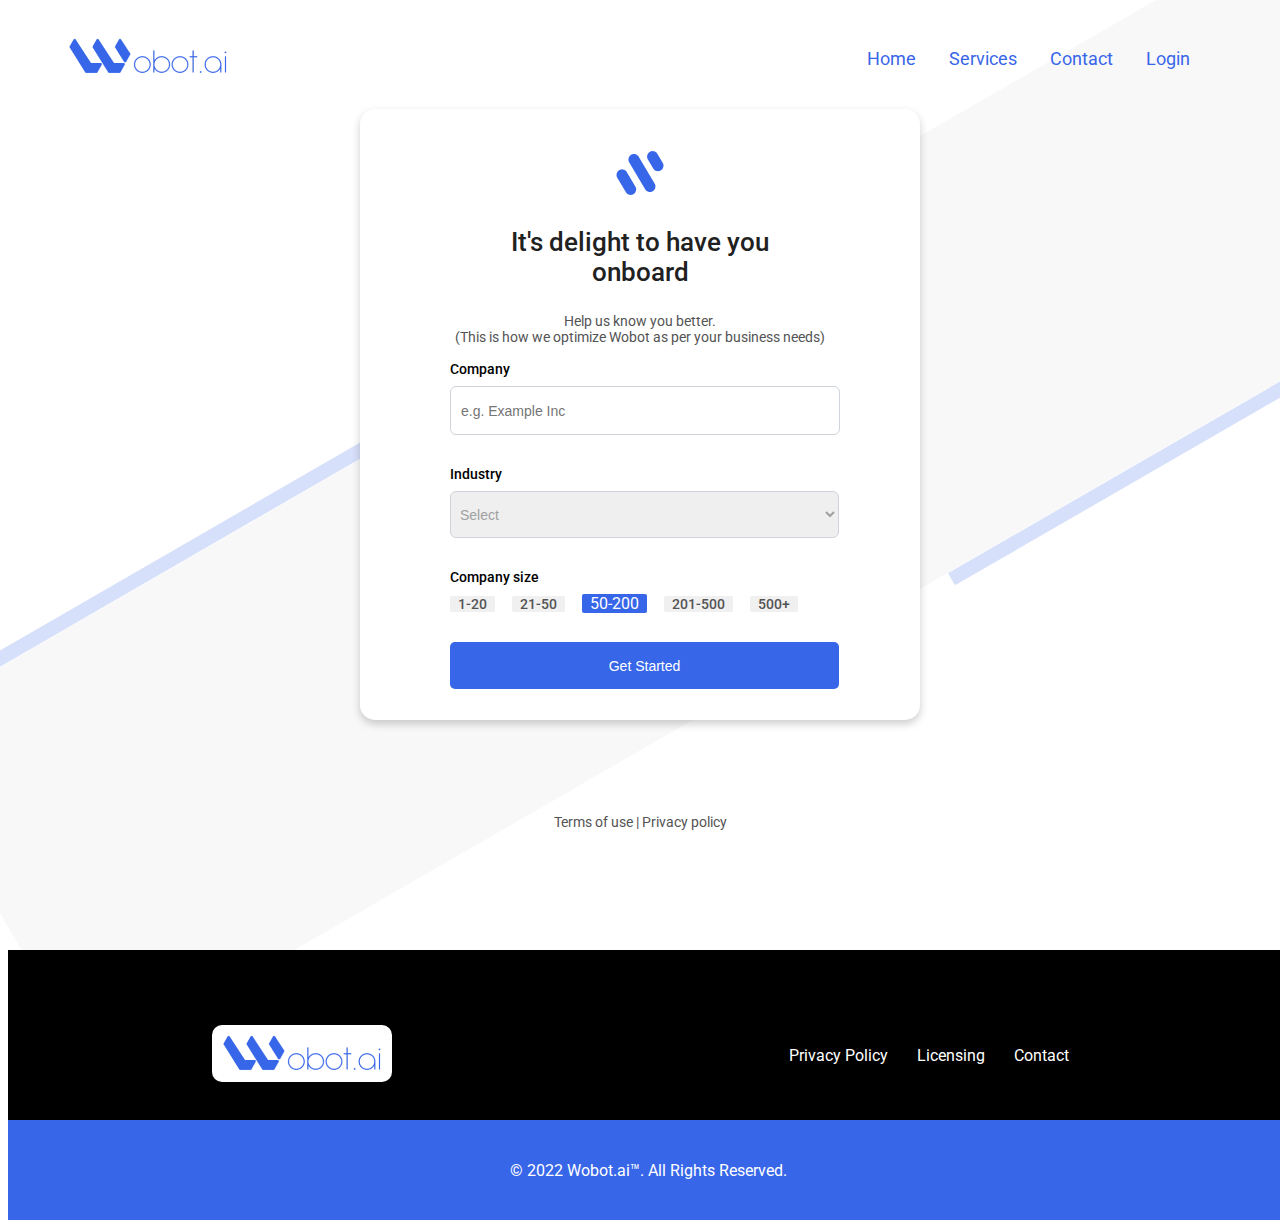
<file: index.html>
<!DOCTYPE html>
<html lang="en">

<head>
    <meta charset="UTF-8">
    <meta http-equiv="X-UA-Compatible" content="IE=edge">
    <meta name="viewport" content="width=device-width, initial-scale=1.0">
    <link rel="stylesheet" href="style.css">
    <title>Assignment</title>

</head>

<body>

    <header>

        <div>
            <img src="./logo/logo1.png" alt="logo">
        </div>

        <div class="header-route">
            <a href="index.html">Home</a>
            <a href="services.html">Services</a>
            <a href="contact.html">Contact</a>
            <a href="login.html">Login</a>
        </div>



    </header>

    <main>

        <section class="container-1">
            <div class="side-border-1">

            </div>

            <div class="rectangle-border">

            </div>

            <div class="side-border-2">

            </div>


            <div class="card">

                <div class="card-header">

                    <div>
                        <img src="./logo/logo2.png" alt="logo2">
                    </div>

                    <div>
                        <h3>It's delight to have you <br> onboard</h3>
                        <p>Help us know you better. <br> (This is how we optimize Wobot as per your business needs)</p>
                    </div>
                </div>

                <div>
                    <form>

                        <div class="form-body">

                            <div class="form-child">
                                <label class="input-label">Company</label>
                                <br>
                                <input class="input-field" type="text" placeholder="e.g. Example Inc">
                            </div>


                            <div class="form-child">
                                <label class="input-label">Industry</label>
                                <br>
                                <select id="input-field" name="" id="">
                                    <option value="">Select</option>
                                    <option value="">IT Company</option>
                                    <option value="">IT Company</option>
                                    <option value="">IT Company</option>
                                </select>
                            </div>

                            <div class="form-child">
                                <label class="company-label">Company size</label>

                                <div class="size-field">
                                    <span class="size-value">1-20</span>
                                    <span class="size-value">21-50</span>
                                    <span id="size-value">50-200</span>
                                    <span class="size-value">201-500</span>
                                    <span class="size-value">500+</span>
                                </div>

                            </div>

                            <div>
                                <button class="btn">Get Started</button>
                            </div>

                        </div>
                    </form>
                </div>

            </div>


        </section>

        <section class="container-2">

            <div>
                <p>Terms of use | Privacy policy</p>
            </div>

        </section>

    </main>

    <footer>

        <div>

            <div class="footer">

                <div>
                    <img src="./logo/logo1.png" alt="">
                </div>
                <div>
                    <a href="">Privacy Policy</a>

                    <a href="">Licensing</a>

                    <a href="">Contact</a>

                </div>

            </div>
            <div class="divider">
                <p>© 2022 Wobot.ai™. All Rights Reserved.</p>
            </div>
        </div>
    </footer>



</body>

</html>
</file>
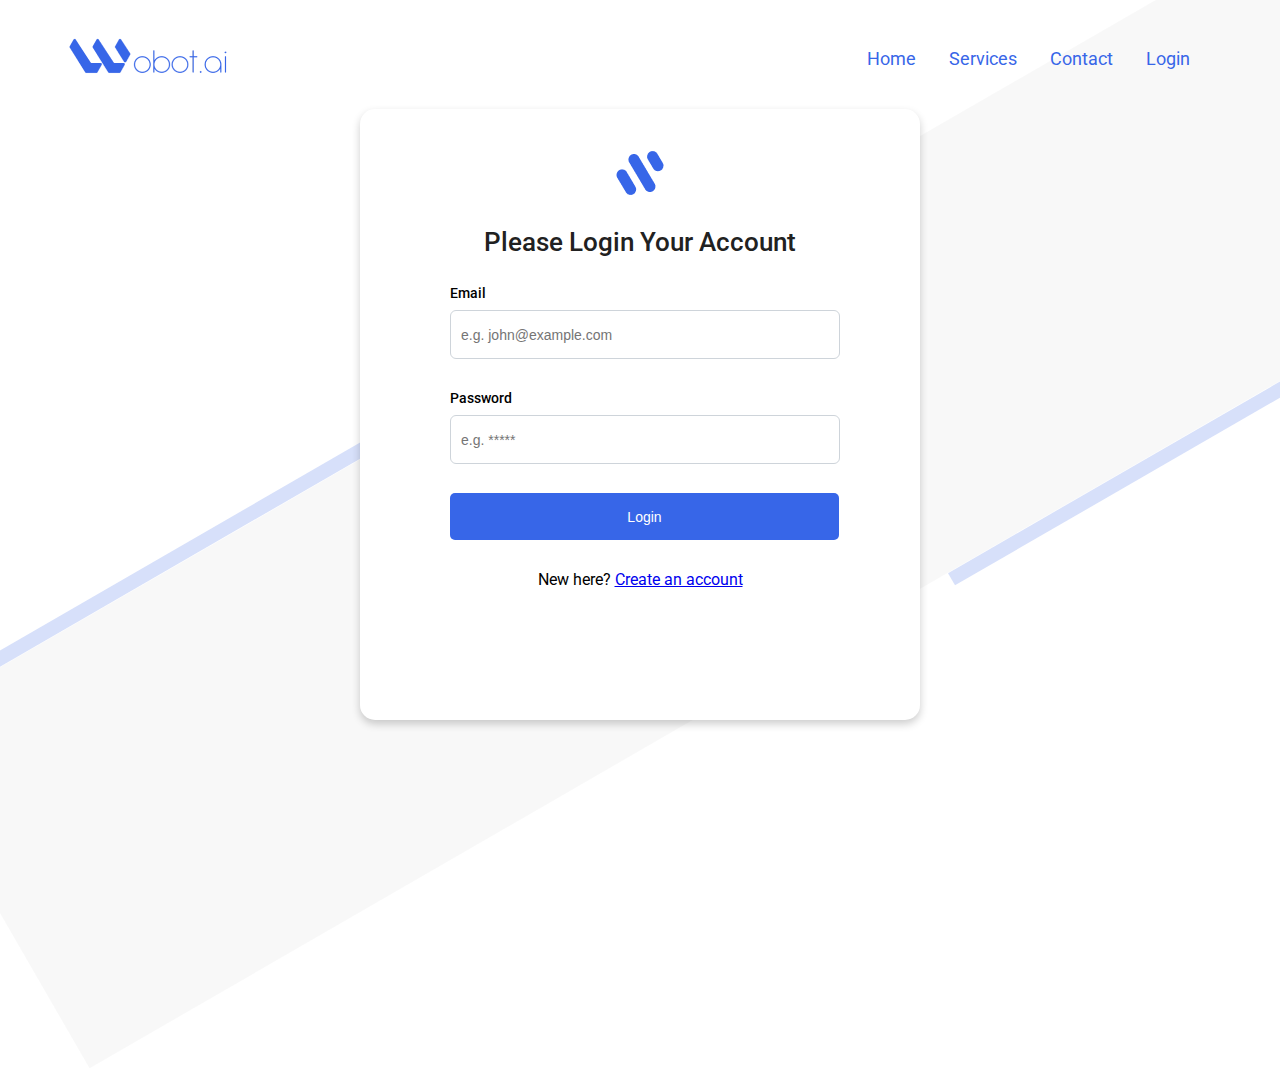
<file: login.html>
<!DOCTYPE html>
<html lang="en">

<head>
    <meta charset="UTF-8">
    <meta http-equiv="X-UA-Compatible" content="IE=edge">
    <meta name="viewport" content="width=device-width, initial-scale=1.0">
    <link rel="stylesheet" href="login.css">
    <title>Assignment</title>

</head>

<body>
    <header>

        <div>
            <img src="./logo/logo1.png" alt="logo1">
        </div>

        <div class="header-route">
            <a href="index.html" >Home</a>
            <a href="services.html">Services</a>
            <a href="contact.html">Contact</a>
            <a href="login.html" >Login</a>
        </div>
        
       

    </header>
    <main>

        <section class="container-1">

            <div class="side-border-1">

            </div>

            <div class="rectangle-border">

            </div>

            <div class="side-border-2">

            </div>


            <div class="card">

                <div class="card-header">

                    <div>
                        <img src="./logo/logo2.png" alt="logo2">
                    </div>
                    <div>
                        <h3>Please Login Your Account</h3>
                        
                    </div>
                </div>

                <div>
                    <form>

                        <div class="form-body">

                            <div class="form-child">
                                <label class="input-label">Email</label>
                                <br>
                                <input class="input-field" type="text" placeholder="e.g. john@example.com">
                            </div>
                            <div class="form-child">
                                <label class="input-label">Password</label>
                                <br>
                                <input class="input-field" type="password" placeholder="e.g. *****">
                            </div>
                            <div>
                                <button class="btn">Login</button>
                            </div>
                            
                            <div id="form-child">
                                <p>New here? <a href="signup.html">Create an account</a></p>
                            </div>
                        </div>
                    </form>
                </div>

            </div>


        </section>

         

    </main>


</body>

</html>
</file>
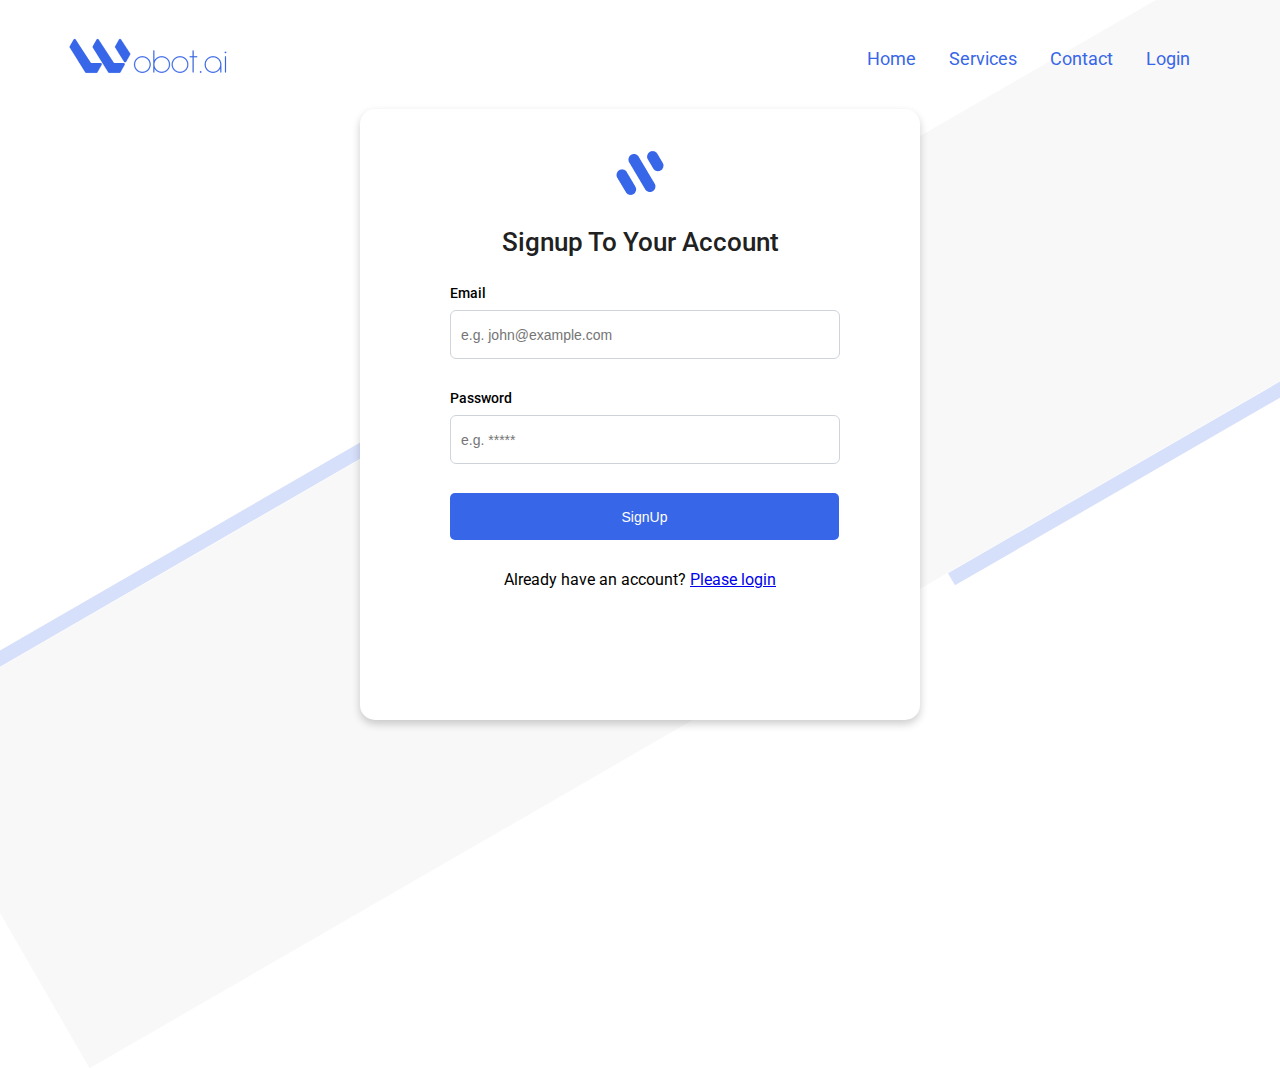
<file: signup.html>
<!DOCTYPE html>
<html lang="en">

<head>
    <meta charset="UTF-8">
    <meta http-equiv="X-UA-Compatible" content="IE=edge">
    <meta name="viewport" content="width=device-width, initial-scale=1.0">
    <link rel="stylesheet" href="signup.css">
    <title>Assignment</title>

</head>

<body>
    <header>

        <div>
            <img src="./logo/logo1.png" alt="logo1">
        </div>

        <div class="header-route">
            <a href="index.html" >Home</a>
            <a href="services.html">Services</a>
            <a href="contact.html">Contact</a>
            <a href="login.html" >Login</a>
        </div>
        
       

    </header>
    <main>

        <section class="container-1">

            <div class="side-border-1">

            </div>

            <div class="rectangle-border">

            </div>

            <div class="side-border-2">

            </div>


            <div class="card">

                <div class="card-header">

                    <div>
                        <img src="./logo/logo2.png" alt="logo2">
                    </div>
                    <div>
                        <h3>Signup To Your Account</h3>
                        
                    </div>
                </div>

                <div>
                    <form>

                        <div class="form-body">

                            <div class="form-child">
                                <label class="input-label">Email</label>
                                <br>
                                <input class="input-field" type="text" placeholder="e.g. john@example.com">
                            </div>
                            <div class="form-child">
                                <label class="input-label">Password</label>
                                <br>
                                <input class="input-field" type="password" placeholder="e.g. *****">
                            </div>
                            <div>
                                <button class="btn">SignUp</button>
                            </div>
                            
                            <div id="form-child">
                                <p>Already have an account? <a href="login.html">Please login</a></p>
                            </div>
                        </div>
                    </form>
                </div>

            </div>


        </section>

         

    </main>


</body>

</html>
</file>
<file: style.css>
@import url('https://fonts.googleapis.com/css2?family=Roboto&display=swap');

body {
    font-family: 'Roboto', sans-serif;
    overflow-y: scroll;
    overflow-x: hidden;
}


header {
    display: flex;
    justify-content: space-between;
    align-items: center;
    padding: 30px 60px;
}

header a {

    text-decoration: none;
    margin-right: 15px;
    font-size: 18px;
    color: #3766E8;
    padding: 7px;
    border-radius: 5px;


}

header a:hover {
    background-color: #3766E8;
    color: white;
}

.card {
    width: 560px;
    height: 611px;
    background-color: #FFFFFF;
    margin: 0px auto;
    box-shadow: 0 4px 8px 0 rgba(0, 0, 0, 0.2);
    border-radius: 15px;
    position: relative;

}

.card-header {
    text-align: center;
    padding-top: 40px;
}

.card-header h3 {
    font-weight: 500;
    font-size: 26px;
    color: #212121;
}

.card-header p {
    font-weight: 400;
    font-size: 14px;
    color: #545454;
}

.form-body {

    padding: 0px 90px 40px 90px;
}

.form-child {
    margin-bottom: 29px;
}

.input-label {
    font-weight: 500;
    font-size: 14px;
}

.company-label {
    font-weight: 500;
    font-size: 14px;
}

.input-field {
    width: 368px;
    height: 37px;
    padding: 5px 10px;
    margin-top: 8px;
    border: 1px solid #CED4DA;
    border-radius: 6px;
    font-weight: 400;
    font-size: 14px;
    color: #A0A0A0;

}

#input-field {
    width: 389px;
    height: 47px;
    padding: 5px;
    margin-top: 8px;
    border: 1px solid #CED4DA;
    border-radius: 6px;
    font-weight: 400;
    font-size: 14px;
    color: #A0A0A0;

}

.size-field {
    margin-top: 8px;
}

.size-value {
    background-color: #F0F0F0;
    border-radius: 2px;
    padding: 0px 8px 0px 8px;
    margin-right: 13px;
    text-align: center;
    color: #545454;
    font-weight: 500;
    font-size: 14px;
}

#size-value {
    background-color: #3766E8;
    color: #FFFFFF;
    border-radius: 2px;
    padding: 0px 8px 0px 8px;
    margin-right: 13px;
    text-align: center;

}

.btn {
    width: 389px;
    height: 47px;
    padding: 10px 40px;
    text-align: center;
    background-color: #3766E8;
    border-radius: 5px;
    border: none;
    color: #FFFFFF;
    font-weight: 500;
    font-size: 14px;
}

.rectangle-border {
    position: absolute;
    z-index: -15;
    top: 260px;
    left: -127px;
    width: 1770px;
    height: 392px;
    background-color: #F0F0F0;
    opacity: 0.45;
    transform: rotate(-30deg);

}

.side-border-1 {
    position: absolute;
    width: 769px;
    height: 14px;
    left: -70px;
    top: 470px;
    background: #3766E8;
    opacity: 0.2;
    transform: rotate(-30deg);

}

.side-border-2 {
    position: absolute;
    width: 769px;
    height: 14px;
    left: 900px;
    top: 380px;
    background: #3766E8;
    opacity: 0.2;
    transform: rotate(-30deg);

}

.container-1 {
    padding-bottom: 80px;
}

.container-2 {
    position: relative;
}

.container-2 p {
    text-align: center;
    font-size: 14px;
    font-weight: 400;
    color: #545454;

}

.footer {
    display: flex;
    justify-content: space-around;
    align-items: center;
    padding: 5px;
    background-color: black;
    width: 100%;
    height: 200px;
    position: absolute;
    top: 950px;

}

.footer img {
    background-color: #FFFFFF;
    padding: 10px;
    border-radius: 10px;
}

.footer a {
    text-decoration: solid;
    margin-right: 25px;
    color: white;
}

.footer a:hover {
    text-decoration: underline;
}

.divider {
    position: absolute;
    top: 1120px;
    width: 100%;
    height: 100px;
    display: flex;
    justify-content: center;
    align-items: center;
    background-color: #3766E8;
    text-align: center;
    color: white;


}
</file>
<file: login.css>
@import url('https://fonts.googleapis.com/css2?family=Roboto&display=swap');

body {
    font-family: 'Roboto', sans-serif;
    overflow-y: scroll;
    overflow-x: hidden;
}


header {
    display: flex;
    justify-content:space-between;
    align-items: center;
    padding: 30px 60px;
}

header a {

    text-decoration: none;
    margin-right: 15px;
    font-size: 18px;
    color: #3766E8;
    padding: 7px;
    border-radius: 5px;


}
header a:hover
{
    background-color: #3766E8;
    color: white;
}
.card {
    width: 560px;
    height: 611px;
    background-color: #FFFFFF;
    margin: 0px auto;
    box-shadow: 0 4px 8px 0 rgba(0, 0, 0, 0.2);
    border-radius: 15px;
    position: relative;

}

.card-header {
    text-align: center;
    padding-top: 40px;
}

.card-header h3 {
    font-weight: 500;
    font-size: 26px;
    color: #212121;
}

.card-header p {
    font-weight: 400;
    font-size: 14px;
    color: #545454;
}

.form-body {

    padding: 0px 90px 40px 90px;
}

.form-child {
    margin-bottom: 29px;
}

.input-label {
    font-weight: 500;
    font-size: 14px;
}

.company-label {
    font-weight: 500;
    font-size: 14px;
}

.input-field {
    width: 368px;
    height: 37px;
    padding: 5px 10px;
    margin-top: 8px;
    border: 1px solid #CED4DA;
    border-radius: 6px;
    font-weight: 400;
    font-size: 14px;
    color: #A0A0A0;

}

#input-field {
    width: 389px;
    height: 47px;
    padding: 5px;
    margin-top: 8px;
    border: 1px solid #CED4DA;
    border-radius: 6px;
    font-weight: 400;
    font-size: 14px;
    color: #A0A0A0;

}

.size-field {
    margin-top: 8px;
}

.size-value {
    background-color: #F0F0F0;
    border-radius: 2px;
    padding: 0px 8px 0px 8px;
    margin-right: 13px;
    text-align: center;
    color: #545454;
    font-weight: 500;
    font-size: 14px;
}

#size-value {
    background-color: #3766E8;
    color: #FFFFFF;
    border-radius: 2px;
    padding: 0px 8px 0px 8px;
    margin-right: 13px;
    text-align: center;

}

.btn {
    width: 389px;
    height: 47px;
    padding: 10px 40px;
    text-align: center;
    background-color: #3766E8;
    border-radius: 5px;
    border: none;
    color: #FFFFFF;
    font-weight: 500;
    font-size: 14px;
}

.rectangle-border {
    position: absolute;
    z-index: -15;
    top: 260px;
    left: -127px;
    width: 1770px;
    height: 392px;
    background-color: #F0F0F0;
    opacity: 0.45;
    transform: rotate(-30deg);

}

.side-border-1 {
    position: absolute;
    width: 769px;
    height: 14px;
    left: -70px;
    top: 470px;
    background: #3766E8;
    opacity: 0.2;
    transform: rotate(-30deg);

}

.side-border-2 {
    position: absolute;
    width: 769px;
    height: 14px;
    left: 900px;
    top: 380px;
    background: #3766E8;
    opacity: 0.2;
    transform: rotate(-30deg);

}

.container-1 {
    padding-bottom: 80px;
}

.container-2 p {
    text-align: center;
    font-size: 14px;
    font-weight: 400;
    color: #545454;
}
#form-child
{
    text-align: center;
    margin-top: 30px;
}
</file>
<file: signup.css>
@import url('https://fonts.googleapis.com/css2?family=Roboto&display=swap');

body {
    font-family: 'Roboto', sans-serif;
    overflow-y: scroll;
    overflow-x: hidden;
}


header {
    display: flex;
    justify-content:space-between;
    align-items: center;
    padding: 30px 60px;
}

header a {

    text-decoration: none;
    margin-right: 15px;
    font-size: 18px;
    color: #3766E8;
    padding: 7px;
    border-radius: 5px;


}
header a:hover
{
    background-color: #3766E8;
    color: white;
}
.card {
    width: 560px;
    height: 611px;
    background-color: #FFFFFF;
    margin: 0px auto;
    box-shadow: 0 4px 8px 0 rgba(0, 0, 0, 0.2);
    border-radius: 15px;
    position: relative;

}

.card-header {
    text-align: center;
    padding-top: 40px;
}

.card-header h3 {
    font-weight: 500;
    font-size: 26px;
    color: #212121;
}

.card-header p {
    font-weight: 400;
    font-size: 14px;
    color: #545454;
}

.form-body {

    padding: 0px 90px 40px 90px;
}

.form-child {
    margin-bottom: 29px;
}

.input-label {
    font-weight: 500;
    font-size: 14px;
}

.company-label {
    font-weight: 500;
    font-size: 14px;
}

.input-field {
    width: 368px;
    height: 37px;
    padding: 5px 10px;
    margin-top: 8px;
    border: 1px solid #CED4DA;
    border-radius: 6px;
    font-weight: 400;
    font-size: 14px;
    color: #A0A0A0;

}

#input-field {
    width: 389px;
    height: 47px;
    padding: 5px;
    margin-top: 8px;
    border: 1px solid #CED4DA;
    border-radius: 6px;
    font-weight: 400;
    font-size: 14px;
    color: #A0A0A0;

}

.size-field {
    margin-top: 8px;
}

.size-value {
    background-color: #F0F0F0;
    border-radius: 2px;
    padding: 0px 8px 0px 8px;
    margin-right: 13px;
    text-align: center;
    color: #545454;
    font-weight: 500;
    font-size: 14px;
}

#size-value {
    background-color: #3766E8;
    color: #FFFFFF;
    border-radius: 2px;
    padding: 0px 8px 0px 8px;
    margin-right: 13px;
    text-align: center;

}

.btn {
    width: 389px;
    height: 47px;
    padding: 10px 40px;
    text-align: center;
    background-color: #3766E8;
    border-radius: 5px;
    border: none;
    color: #FFFFFF;
    font-weight: 500;
    font-size: 14px;
}

.rectangle-border {
    position: absolute;
    z-index: -15;
    top: 260px;
    left: -127px;
    width: 1770px;
    height: 392px;
    background-color: #F0F0F0;
    opacity: 0.45;
    transform: rotate(-30deg);

}

.side-border-1 {
    position: absolute;
    width: 769px;
    height: 14px;
    left: -70px;
    top: 470px;
    background: #3766E8;
    opacity: 0.2;
    transform: rotate(-30deg);

}

.side-border-2 {
    position: absolute;
    width: 769px;
    height: 14px;
    left: 900px;
    top: 380px;
    background: #3766E8;
    opacity: 0.2;
    transform: rotate(-30deg);

}

.container-1 {
    padding-bottom: 80px;
}

.container-2 p {
    text-align: center;
    font-size: 14px;
    font-weight: 400;
    color: #545454;
}
#form-child
{
    text-align: center;
    margin-top: 30px;
}
</file>
